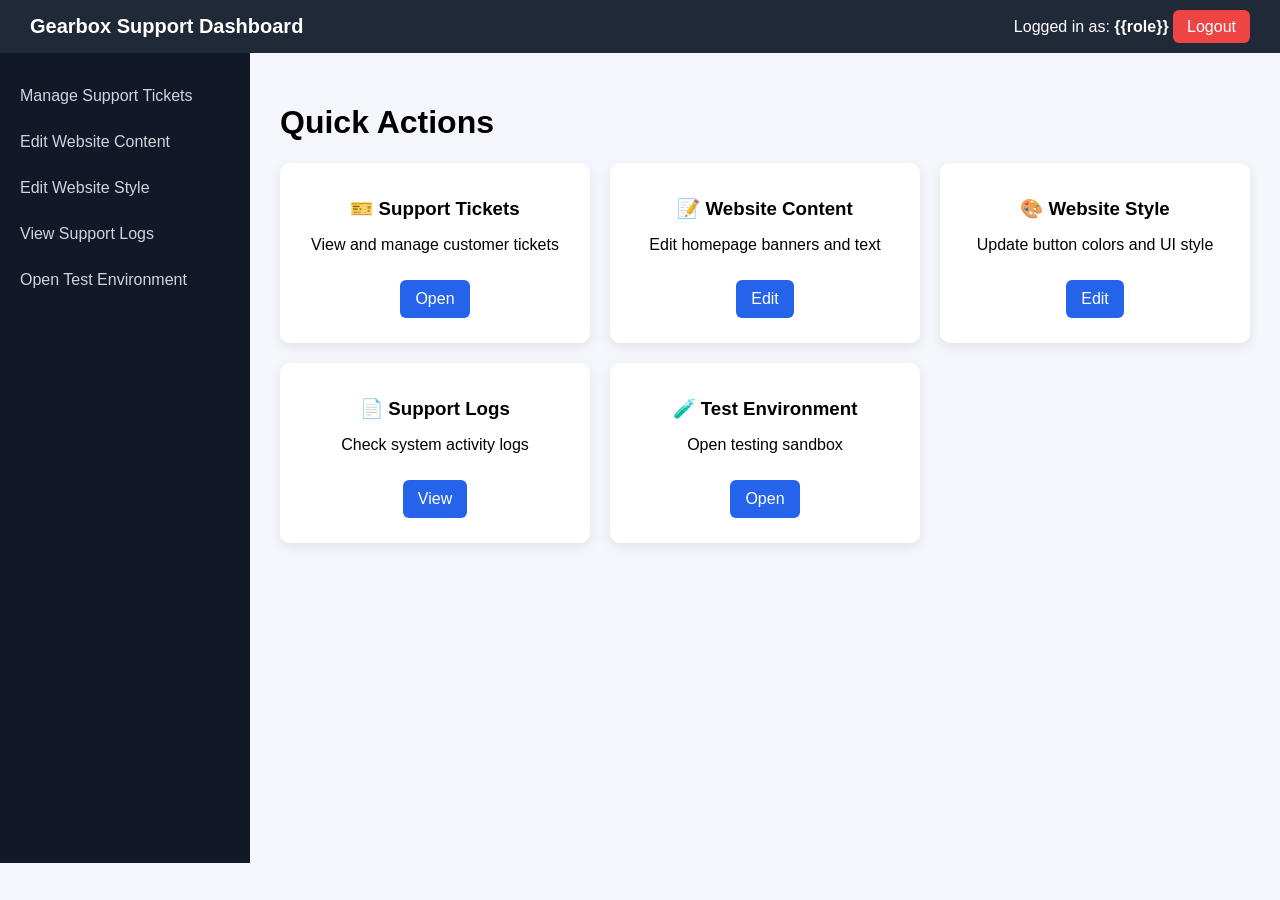
<file: templates/dashboard.html>
<!DOCTYPE html>
<html>
<head>
<title>Gearbox Support Dashboard</title>

<style>

body{
font-family: Arial, sans-serif;
margin:0;
background:#f4f6fb;
}

/* Top Navbar */

.navbar{
background:#1f2937;
color:white;
padding:15px 30px;
display:flex;
justify-content:space-between;
align-items:center;
}

.navbar h2{
margin:0;
font-size:20px;
}

.logout{
color:white;
text-decoration:none;
background:#ef4444;
padding:8px 14px;
border-radius:6px;
}

/* Layout */

.container{
display:flex;
height:90vh;
}

/* Sidebar */

.sidebar{
width:250px;
background:#111827;
color:white;
padding-top:20px;
}

.sidebar a{
display:block;
padding:14px 20px;
color:#d1d5db;
text-decoration:none;
}

.sidebar a:hover{
background:#2563eb;
color:white;
}

/* Main Dashboard */

.main{
flex:1;
padding:30px;
}

.cards{
display:grid;
grid-template-columns:repeat(3,1fr);
gap:20px;
margin-top:20px;
}

.card{
background:white;
padding:25px;
border-radius:10px;
box-shadow:0 4px 12px rgba(0,0,0,0.08);
text-align:center;
}

.card h3{
margin:10px 0;
}

.card a{
text-decoration:none;
color:white;
background:#2563eb;
padding:10px 15px;
border-radius:6px;
display:inline-block;
margin-top:10px;
}

</style>

</head>

<body>

<div class="navbar">
<h2>Gearbox Support Dashboard</h2>
<div>
Logged in as: <b>{{role}}</b>
<a class="logout" href="/logout">Logout</a>
</div>
</div>

<div class="container">

<div class="sidebar">

<a href="/tickets">Manage Support Tickets</a>

<a href="/editor">Edit Website Content</a>

<a href="/style_editor">Edit Website Style</a>

<a href="/logs">View Support Logs</a>

<a href="/test_env">Open Test Environment</a>

</div>

<div class="main">

<h1>Quick Actions</h1>

<div class="cards">

<div class="card">
<h3>🎫 Support Tickets</h3>
<p>View and manage customer tickets</p>
<a href="/tickets">Open</a>
</div>

<div class="card">
<h3>📝 Website Content</h3>
<p>Edit homepage banners and text</p>
<a href="/editor">Edit</a>
</div>

<div class="card">
<h3>🎨 Website Style</h3>
<p>Update button colors and UI style</p>
<a href="/style_editor">Edit</a>
</div>

<div class="card">
<h3>📄 Support Logs</h3>
<p>Check system activity logs</p>
<a href="/logs">View</a>
</div>

<div class="card">
<h3>🧪 Test Environment</h3>
<p>Open testing sandbox</p>
<a href="/test_env">Open</a>
</div>

</div>

</div>

</div>

</body>
</html>
</file>
